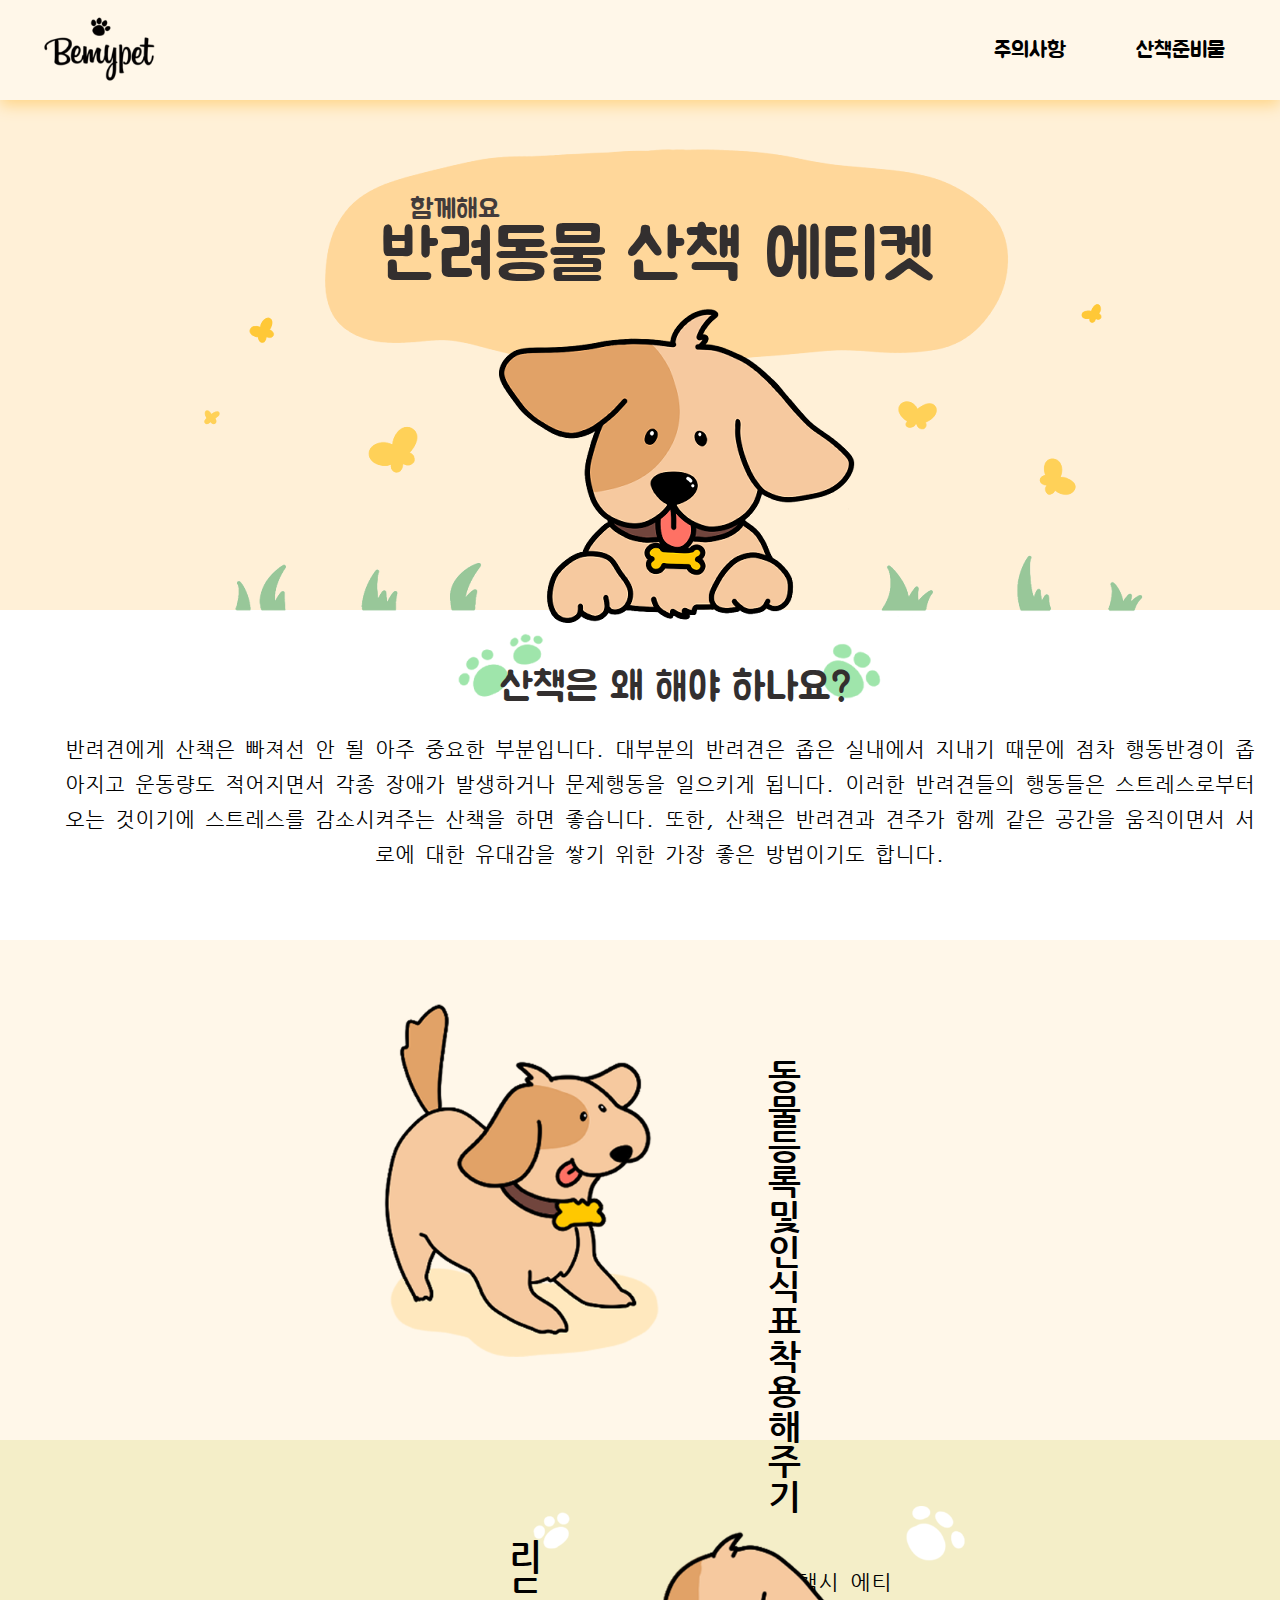
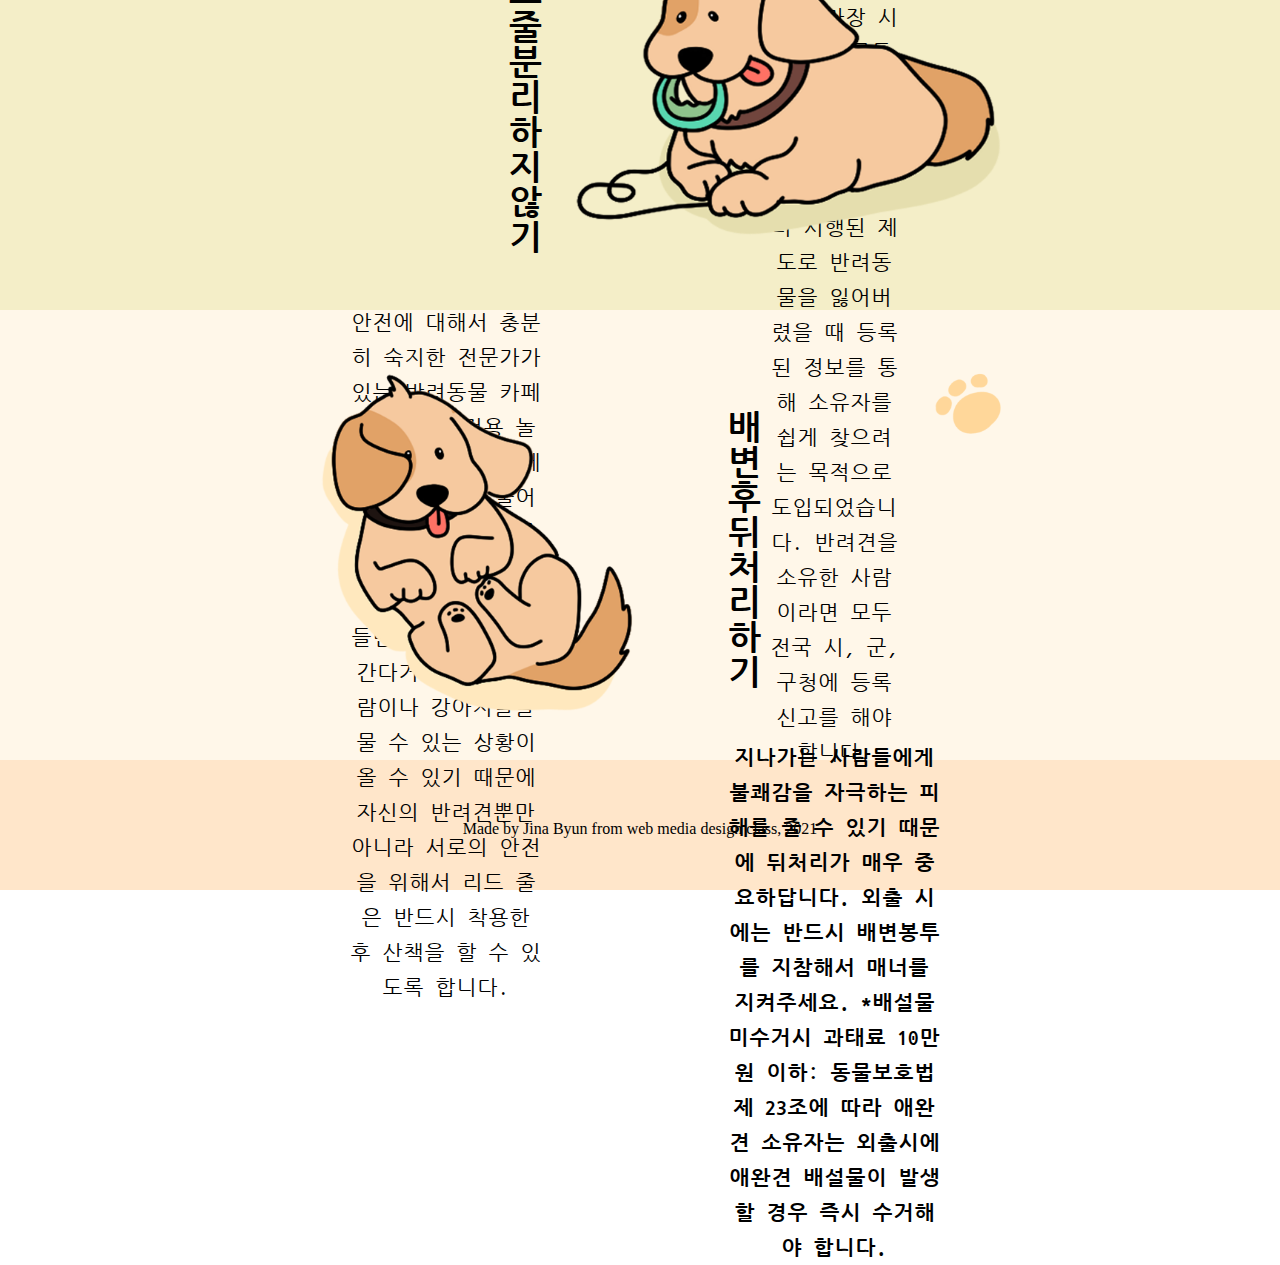
<file: index.html>
<!DOCTYPE html>
<html lang="en">
<head>
    <meta charset="UTF-8">
    <meta http-equiv="X-UA-Compatible" content="IE=edge">
    <meta name="viewport" content="width=device-width, initial-scale=1.0">
    <title>Bemypet</title>
    <link rel="stylesheet" href="./main.css">
</head>
<body>
    <header>
        <nav>
            <a href="index.html" class="logo"><img src="./img/logo.png" alt="logo"></a>
            <ul>
                <li><a href="./sub01.html">산책준비물</a></li>
                <li><a href="./sub02.html">주의사항</a></li>
            </ul>
        </nav>
    </header>
    <section>
        <div class="intro">
            <div class="main_banner">
                <h3>함께해요</h3>
                <h1>반려동물 산책 에티켓</h1>
                <div class="main_banner_2">
                    <h2>산책은 왜 해야 하나요?</h2>
                    <p>반려견에게 산책은 빠져선 안 될 아주 중요한 부분입니다. 대부분의 반려견은 좁은 실내에서 지내기 때문에 점차 행동반경이 좁아지고 운동량도 적어지면서 각종 장애가 발생하거나 문제행동을 일으키게 됩니다. 이러한 반려견들의 행동들은 스트레스로부터 오는 것이기에 스트레스를 감소시켜주는 산책을 하면 좋습니다. 또한, 산책은 반려견과 견주가 함께 같은 공간을 움직이면서 서로에 대한 유대감을 쌓기 위한 가장 좋은 방법이기도 합니다.</p>
                </div>
            </div>
            <div class="banner01">
                <img src="./img/main2.png" alt="icon01">
                <div class="m_c_1">
                    <h2 class="m_c_1_title">동물등록 및 인식표 착용해주기</h2>
                    <p class="m_c_1_content">산책시 에티켓의 가장 시본은  동물등록을 해주는 것입니다. 동물등록제는 2014.1.1일부터 시행된 제도로 반려동물을 잃어버렸을 때 등록된 정보를 통해 소유자를 쉽게 찾으려는 목적으로 도입되었습니다. 반려견을 소유한 사람이라면 모두 전국 시, 군, 구청에 등록신고를 해야 합니다.</p>
                </div>  
            </div>
            <div class="banner02">
                <div class="m_c_2">
                    <h2 class="m_c_2_title">리드 줄 분리하지 않기</h2>
                    <p class="m_c_2_content">안전에 대해서 충분히 숙지한 전문가가 있는 
                        반려동물 카페나 반려견 전용 놀이터가 아닌 상황에서 리드 줄을 풀어줄 경우 예상치 못한 사고로 이어질 수 있습니다. 예를 들면 차도로 달려나간다거나, 다른 사람이나 강아지들을 물 수 
                        있는 상황이 올 수 있기 때문에 자신의 반려견뿐만 아니라 서로의 안전을 위해서 리드 줄은 반드시 착용한 후 산책을 할 수 있도록 합니다.</p>
                </div>
                <img src="./img/main3.png" alt="icon02">
            </div>
            <div class="banner03">
                <img src="./img/main4.png" alt="icon03">
                <div class="m_c_3">
                    <h2 class="m_c_3_title">배변 후 뒤처리 하기</h2>
                    <p class="m_c_3_content">지나가는 사람들에게 불쾌감을 자극하는 피해를 줄 수 있기 때문에 뒤처리가 매우 중요하답니다. 외출 시에는 반드시 배변봉투를 지참해서 매너를 지켜주세요. *배설물 미수거시 과태료 10만원 이하: 동물보호법 제 23조에 따라 애완견 소유자는 외출시에 애완견 배설물이 발생할 경우 즉시 수거해야 합니다.</p>
                </div>  
            </div>
        </div>
    </section>
            <footer>
                <p class="f_p">Made by Jina Byun from web media design class, 2021</p>
            </footer>
</body>
</html>
</file>
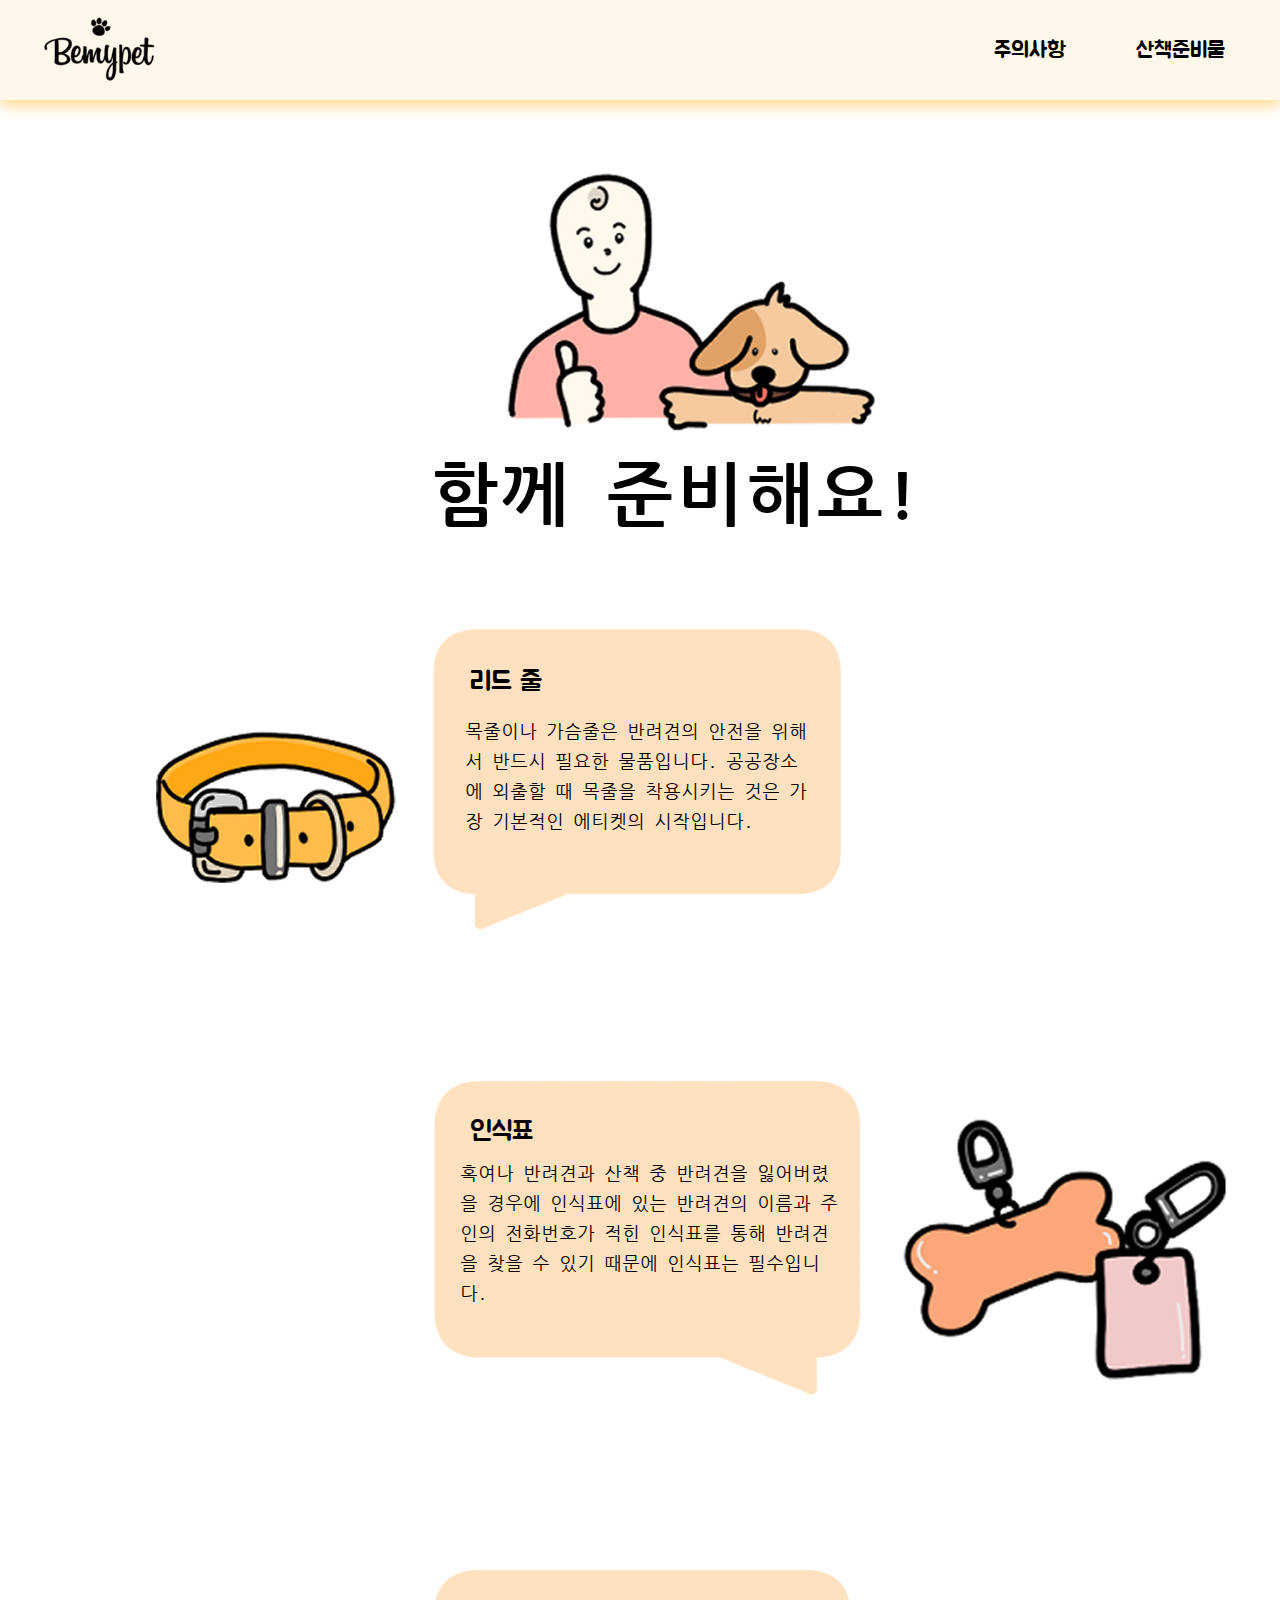
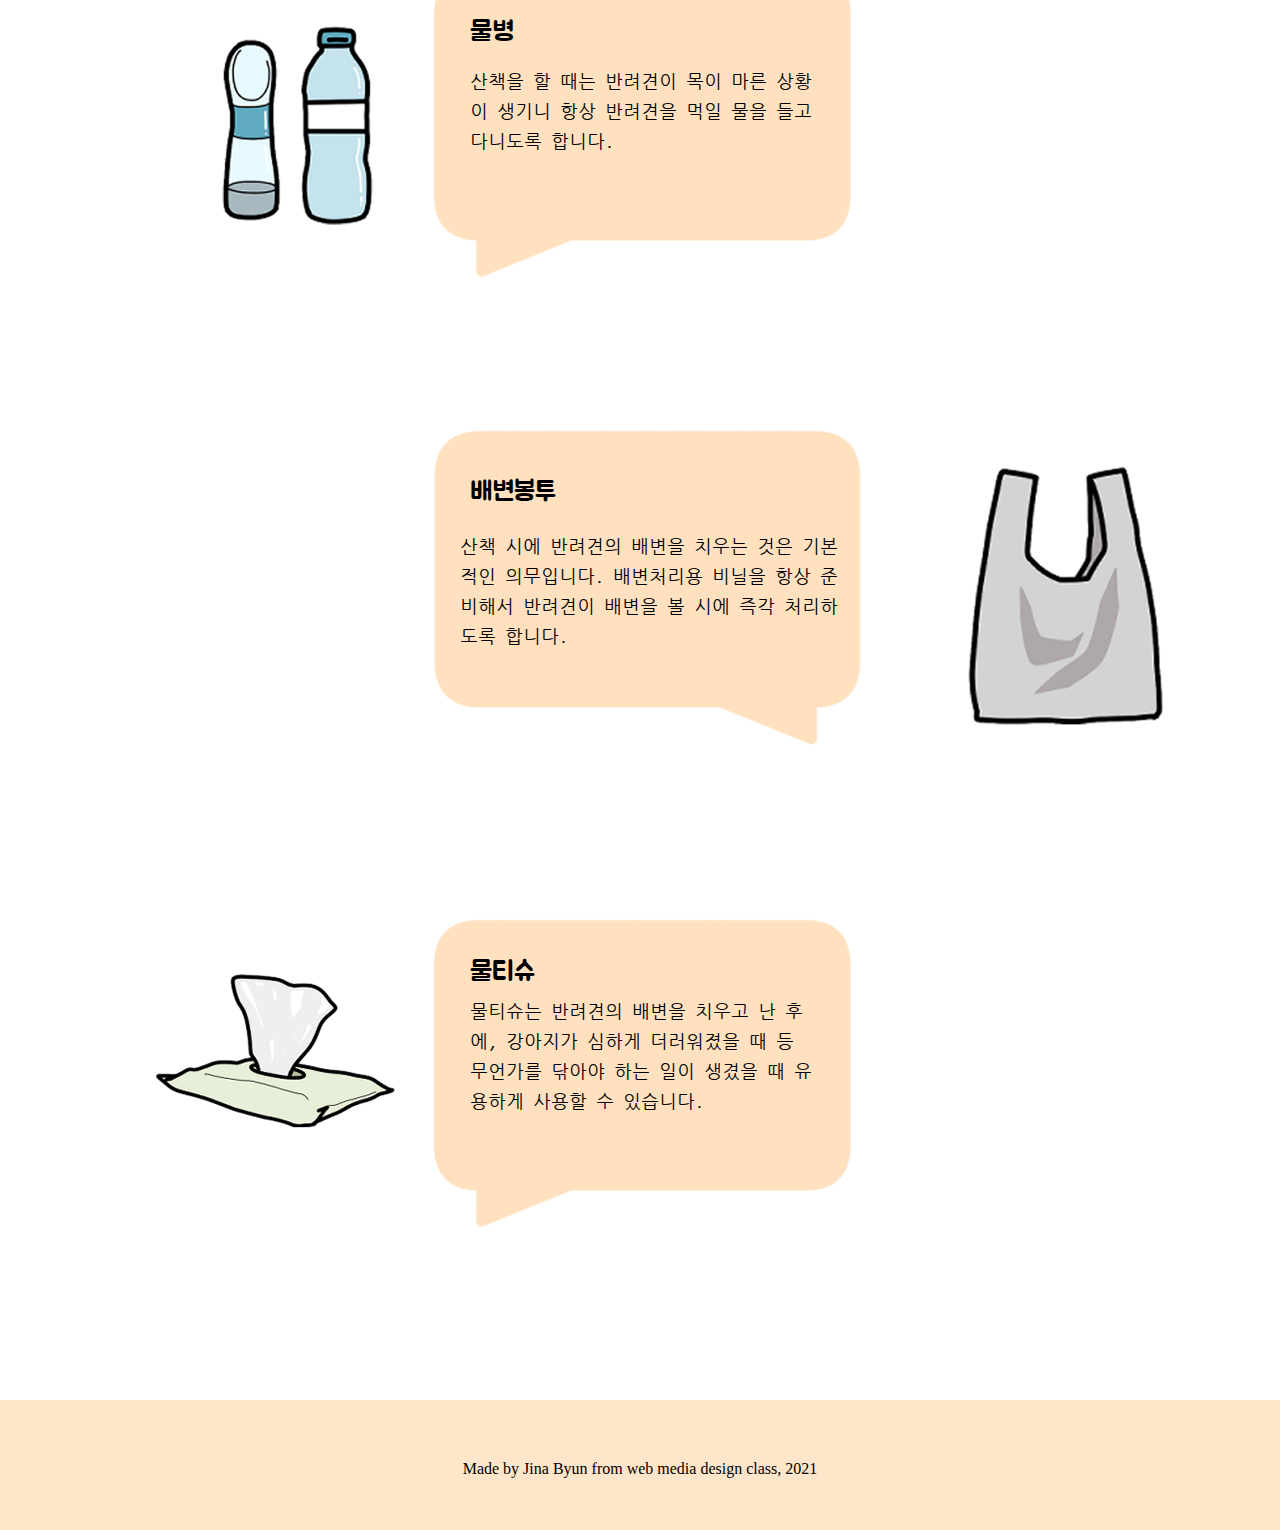
<file: sub01.html>
<!DOCTYPE html>
<html lang="en">
<head>
    <meta charset="UTF-8">
    <meta http-equiv="X-UA-Compatible" content="IE=edge">
    <meta name="viewport" content="width=device-width, initial-scale=1.0">
    <title>Document</title>
    <link rel="stylesheet" href="./sub01.css">
</head>
<body>
    <header>
        <nav>
            <a href="index.html" class="logo"><img src="./img/logo.png" alt="logo"></a>
            <ul>
                <li><a href="./sub01.html">산책준비물</a></li>
                <li><a href="./sub02.html">주의사항</a></li>
            </ul>
        </nav>
    </header>
    <div class="main">
        <div class="main01">
            <img src="./img/서브메인.png" alt="sub00">
            <p>함께 준비해요!</p>
        </div>
        <div class="m1">
            <img src="./img/m01.png" alt="m01">
            <div class="m1-1">
                <h3>리드 줄</h3>
                <p>목줄이나 가슴줄은 반려견의 안전을 위해서 반드시 필요한 물품입니다. 공공장소에 외출할 때 목줄을 착용시키는 것은 가장 기본적인 에티켓의 시작입니다. </p>
            </div>
        </div>
        <div class="m2">
            <div class="m2-1">
                <h3>인식표</h3>
                <p>혹여나 반려견과 산책 중 반려견을 잃어버렸을 경우에 인식표에 있는 반려견의 이름과 주인의 전화번호가 적힌 인식표를 통해 반려견을 찾을 수 있기 때문에 인식표는 필수입니다. </p>
                <img src="./img/m02.png" alt="m02">
            </div>
        </div>
        <div class="m3">
            <div class="m3-1">
                <h3>물병</h3>
                <p>산책을 할 때는 반려견이 목이 마른 상황이 생기니 항상 반려견을 먹일 물을 들고 다니도록 합니다. </p>
                <img src="./img/m03.png" alt="m03">
            </div>
        </div>
        <div class="m4">
            <div class="m4-1">
                <h3>배변봉투</h3>
                <p>산책 시에 반려견의 배변을 치우는 것은 기본적인 의무입니다. 배변처리용 비닐을 항상 준비해서 반려견이 배변을 볼 시에 즉각 처리하도록 합니다. </p>
                <img src="./img/m04.png" alt="m04">
            </div>
        </div>
        <div class="m5">
            <div class="m5-1">
                <h3>물티슈</h3>
                <p>물티슈는 반려견의 배변을 치우고 난 후에, 강아지가 심하게 더러워졌을 때 등 무언가를 닦아야 하는 일이 생겼을 때 유용하게 사용할 수 있습니다. </p>
                <img src="./img/m05.png" alt="m05">
            </div>
        </div>
    </div>
    <footer><p class="f_p">Made by Jina Byun from web media design class, 2021</p>
</body>
</html>
</file>
<file: main.css>
@import url('https://fonts.googleapis.com/css2?family=Gothic+A1:wght@700&family=Jua&display=swap');

@import url('https://fonts.googleapis.com/css2?family=Gothic+A1:wght@700&family=Jua&family=Nanum+Gothic+Coding&display=swap');

body, html {
    margin: 0;
    padding: 0;
}

header {
    background-color: #FFF7E9;
    width: 100%;
    height: 100px;
    display: flex;
    justify-content: center;
    position: fixed;
    z-index: 1;
    box-shadow: 0 5px 15px rgb(255, 212, 132);
    margin: 0 auto;
}

.logo img{
    width: 140px;
    margin-left: 30px;
    margin-top: 8px;
    margin-bottom: 10px;
    float: left;
}

nav {
    width: 1320px;
    height: 100px;
    background-color: #FFF7E9;
}

nav ul {
    margin-right: 30px;
    padding: 0;
}

nav ul li {
display: inline;
float: right;
padding: 20px 25px;
font-family: 'Jua', sans-serif;
margin-left: 20px;
}

nav ul li a {
    font-size: 22px;
    font-weight: 500;
    color: black;
    text-decoration: none;
}

.intro {
    max-width: 100%;
    height: 610px;
    background-color: #FFF0D7;
}

.main_banner {
    width: 1320px;
    height: 900px;
    background-image: url(./img/main1-2.png) ;
    margin: 0 auto;
    box-sizing: border-box;
    background-repeat: no-repeat;
    padding: 60px;
    
    margin-bottom: 40px;
    
}

.main_banner h3 {
    font-size: 27px;
    font-family: 'Jua', sans-serif;
    font-weight: 100;
    line-height: 1px;
    color: rgb(66, 59, 59);
    padding-left: 350px;
    padding-top: 122px;
}

.main_banner h1 {
    font-size: 70px;
    font-family: 'Jua', sans-serif;
    font-weight: 30;
    line-height: 1px;
    color: rgb(51, 47, 47);
    padding-left: 320px;
}

.main_banner_2{
    max-width: 100%;
    height: 300px;
}

.main_banner h2 {
    margin-top: 340px;
    margin-left: 440px;
    margin-bottom: 10px;
    padding-top: 65px;
    font-size: 40px;
    font-family: 'Jua', sans-serif;
    font-weight: 10;
    color: rgb(51, 47, 47);
}

.main_banner_2 p {
    font-family: 'Nanum Gothic Coding', monospace;
    font-size: 20px;
    line-height: 35px;
    font-weight: 500;
    text-align: center;
}

.banner01 {
    background-color: #FFF7E9;
    display: flex;
    justify-content: center;
    box-sizing: border-box;
    max-width: 100%;
    height:500px;
    background-image: url(./img/foot3.png);
    background-size: 250px;
    background-position-x: 1290px;
    background-position-y: 10px;
    background-repeat: no-repeat;
}

.banner01 img {
    width: 500px;
    height: 400px;
    margin-left: 300px;
    margin-top: 45px;
}

.m_c_1_title {
    font-size: 35px;
    font-family: 'Nanum Gothic Coding', monospace;
    float: right;
    margin: 120px 500px 0 0;
}

.m_c_1_content {
    font-family: 'Nanum Gothic Coding', monospace;
    font-size: 21px;
    line-height: 35px;
    font-weight: 500;
    float: right;
    text-align: center;
    margin: 50px 400px 0 0;
}

.banner02 {
    background-color: #F4EEC8;
    display: flex;
    justify-content: center;
    box-sizing: border-box;
    max-width: 100%;
    height:470px;
    background-image: url(./img/foot2.png);
    background-size: 450px;
    background-position-x: 520px;
    background-position-y: -80px;
    background-repeat: no-repeat;
}

.banner02 img {
    width: 500px;
    height: 400px;
    margin-right: 300px;
    margin-top: 50px;
}

.m_c_2_title {
    font-size: 35px;
    font-family: 'Nanum Gothic Coding', monospace;
    float: left;
    margin: 100px 0 0 560px;
}

.m_c_2_content {
    font-family: 'Nanum Gothic Coding', monospace;
    font-size: 21px;
    line-height: 35px;
    font-weight: 500;
    float: left;
    text-align: center;
    margin: 50px 0 0 400px;
}

.banner03 {
    background-color: #FFF7E9;
    display: flex;
    justify-content: center;
    box-sizing: border-box;
    max-width: 100%;
    height:500px;
    background-image: url(./img/foot.png);
    background-size: 450px;
    background-position-x: 920px;
    background-position-y: -80px;
    background-repeat: no-repeat;
}

backgroundimage.banner03 {
    width: 10px;
}

.banner03 img {
    width: 500px;
    height: 400px;
    margin-left: 300px;
    margin-top: 45px;
}

.m_c_3_title {
    font-size: 35px;
    font-family: 'Nanum Gothic Coding', monospace;
    float: right;
    margin: 100px 580px 0 0;
}

.m_c_3_content {
    font-family: 'Nanum Gothic Coding', monospace;
    font-size: 21px;
    line-height: 35px;
    font-weight: 550;
    float: right;
    text-align: center;
    margin: 50px 400px 0 0;
}

footer {
    margin-top: 1750px;
}

.f_p {
    background-color: rgb(255, 230, 202);
    text-align: center;
    height: 120px;
    margin: 0;
    padding: 60px 0 70px 0;
    box-sizing: border-box;
}
</file>
<file: sub01.css>
@import url('https://fonts.googleapis.com/css2?family=Gothic+A1:wght@700&family=Jua&display=swap');


@import url('https://fonts.googleapis.com/css2?family=Gothic+A1:wght@700&family=Jua&family=Nanum+Gothic+Coding&display=swap');
body, html {
    margin: 0;
    padding: 0;
}
header {
    background-color: #FFF7E9;
    width: 100%;
    height: 100px;
    display: flex;
    justify-content: center;
    position: fixed;
    z-index: 1;
    box-shadow: 0 5px 15px rgb(255, 212, 132);
    margin: 0 auto;
}

.logo img{
    width: 140px;
    margin-left: 30px;
    margin-top: 8px;
    margin-bottom: 10px;
    float: left;
}

nav {
    width: 1320px;
    height: 100px;
    background-color: #FFF7E9;
}

nav ul {
    margin-right: 30px;
    padding: 0;
}

nav ul li {
display: inline;
float: right;
padding: 20px 25px;
font-family: 'Jua', sans-serif;
margin-left: 20px;
}

nav ul li a {
    font-size: 22px;
    font-weight: 500;
    color: black;
    text-decoration: none;
}

.main {
    width: 1320px;
    height: 3000px;
    margin: 0 auto;
    background-color: rgb(255, 255, 255);
}

.main01 img {
    width: 400px;
    margin: 130px 0 0 490px;
}

.main01 p {
    font-size: 70px;
    font-family: 'Nanum Gothic Coding', monospace;
    float: right;
    margin: -20px 400px 0 0;
    font-weight: 900;
}

.m1 {
    width: 1320px;
    height: 400px;
    margin: 0 auto;
    margin-top: 100px;
    background-color: rgb(255, 255, 255);
}

.m1 img {
    width: 250px;
    margin: 120px 0 0 150px;
    float: left;
}

.m1-1 {
    float: left;
    width: 650px;
    height: 400px;
    background-color: rgb(255, 255, 255);
    background-image: url(./img/box_left.png);
    background-size: 450px;
    background-position-x: 10px;
    background-position-y: 10px;
    background-repeat: no-repeat;
}

.m1-1 h3 {
    margin: 100px 0 0 70px;
    font-size: 27px;
    font-family: 'Jua', sans-serif;
    font-weight: 300;
    line-height: 1px;
}

.m1-1 p {
    margin: 35px 0 0 65px;
    font-size: 18px;
    font-family: 'Nanum Gothic Coding', monospace;
    font-weight: 400;
    line-height: 30px;
    width: 350px;
    height: 400px;
}


.m2 {
    width: 1320px;
    height: 450px;
}

.m2 img {
    width: 330px;
    margin-left: 900px;
    margin-top: -200px;
    float: left;
    display: block;
}

.m2-1 {
    float: left;
    width: 950px;
    height: 450px;
    background-image: url(./img/box_right.png);
    background-size: 470px;
    background-position-x: 410px;
    background-position-y: 60px;
    background-repeat: no-repeat;
}

.m2-1 h3 {
    font-family: 'Jua', sans-serif;
    line-height: 1px;
    font-weight: 300;
    font-size: 27px;
    margin-left: 470px;
    padding-top: 120px;
    margin-top: 30px;
    
}

.m2-1 p {
    margin: 15px 0 0 460px;
    font-size: 18px;
    font-family: 'Nanum Gothic Coding', monospace;
    font-weight: 400;
    line-height: 30px;
    width: 380px;
}

.m3 {
    width: 1320px;
    height: 400px;
    margin: 0 auto;
    margin-top: 100px;
    background-color: rgb(255, 255, 255);
}

.m3 img {
    width: 250px;
    margin-left: 180px;
    margin-top: -250px;
    float: left;
}

.m3-1 {
    float: left;
    width: 950px;
    height: 400px;
    background-image: url(./img/box_left.png);
    background-size: 460px;
    background-position-x: 410px;
    background-repeat: no-repeat;
}

.m3-1 h3 {
    margin: 100px 0 0 470px;
    font-size: 27px;
    font-family: 'Jua', sans-serif;
    font-weight: 300;
    line-height: 1px;
}

.m3-1 p {
    margin: 35px 0 0 470px;
    font-size: 18px;
    font-family: 'Nanum Gothic Coding', monospace;
    font-weight: 400;
    line-height: 30px;
    width: 350px;
    height: 200px;
}

.m4 {
    width: 1320px;
    height: 450px;
}

.m4 img {
    width: 330px;
    margin-left: 900px;
    margin-top: -200px;
    float: left;
    display: block;
}

.m4-1 {
    float: left;
    width: 950px;
    height: 450px;
    background-image: url(./img/box_right.png);
    background-size: 470px;
    background-position-x: 410px;
    background-position-y: 60px;
    background-repeat: no-repeat;
}

.m4-1 h3 {
    font-family: 'Jua', sans-serif;
    line-height: 1px;
    font-weight: 300;
    font-size: 27px;
    margin-left: 470px;
    padding-top: 120px;
    margin-top: 40px;
    
}

.m4-1 p {
    margin: 40px 0 0 460px;
    font-size: 18px;
    font-family: 'Nanum Gothic Coding', monospace;
    font-weight: 400;
    line-height: 30px;
    width: 380px;
}

.m5 {
    width: 1320px;
    height: 400px;
    margin: 0 auto;
    margin-top: 100px;
    background-color: rgb(255, 255, 255);
}

.m5 img {
    width: 250px;
    margin-left: 150px;
    margin-top: -250px;
    float: left;
}

.m5-1 {
    float: left;
    width: 950px;
    height: 400px;
    background-image: url(./img/box_left.png);
    background-size: 460px;
    background-position-x: 410px;
    background-repeat: no-repeat;
}

.m5-1 h3 {
    margin: 90px 0 0 470px;
    font-size: 27px;
    font-family: 'Jua', sans-serif;
    font-weight: 300;
    line-height: 1px;
}

.m5-1 p {
    margin: 25px 0 0 470px;
    font-size: 18px;
    font-family: 'Nanum Gothic Coding', monospace;
    font-weight: 400;
    line-height: 30px;
    width: 350px;
    height: 200px;
}

footer {
    width: 100%;
    height: 100px;
}

.f_p {
    background-color: rgb(255, 230, 202);
    text-align: center;
    height: 120px;
    margin: 0;
    padding: 60px 0 70px 0;
    box-sizing: border-box;
}
</file>
